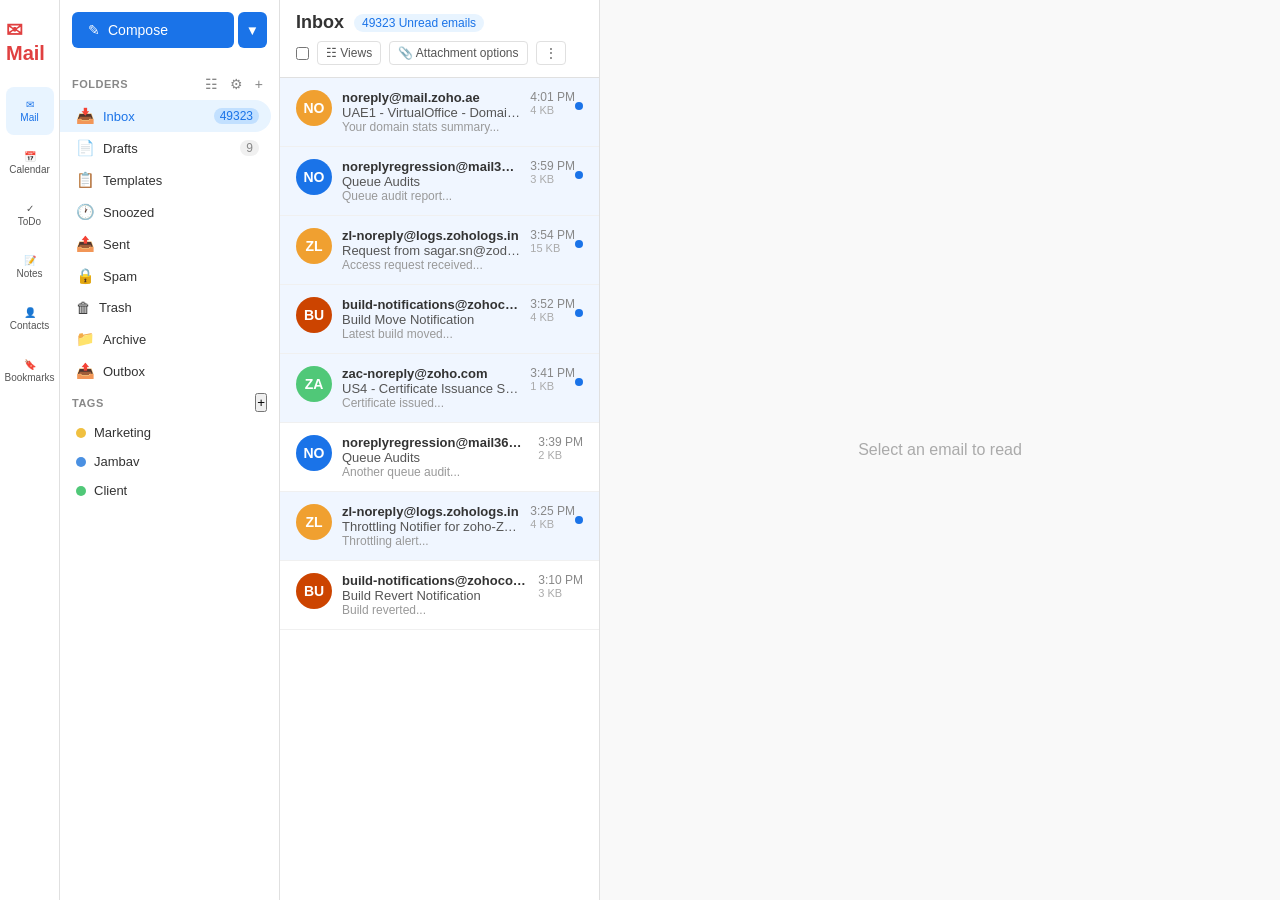
<file: index.html>
<!DOCTYPE html>
  <html lang="en">
  <head>
    <meta charset="UTF-8" />
    <meta name="viewport" content="width=device-width, initial-scale=1.0" />
    <title>Zoho Mail</title>
    <link rel="stylesheet" href="css/mail.css" />
    <link rel="stylesheet" href="css/shared.css" />
  </head>
  <body>
    <div class="app-container">
      <!-- Left Sidebar Navigation -->
      <aside class="sidebar">
        <div class="sidebar-logo">
          <span class="logo-icon">&#9993;</span>
          <span class="logo-text">Mail</span>
        </div>
        <nav class="sidebar-nav">
          <button class="nav-btn active" data-view="mail" title="Mail">
            <span class="nav-icon">&#9993;</span>
            <span class="nav-label">Mail</span>
          </button>
          <button class="nav-btn" data-view="calendar" onclick="window.location='calendar.html'" title="Calendar">
            <span class="nav-icon">&#128197;</span>
            <span class="nav-label">Calendar</span>
          </button>
          <button class="nav-btn" title="ToDo">
            <span class="nav-icon">&#10003;</span>
            <span class="nav-label">ToDo</span>
          </button>
          <button class="nav-btn" title="Notes">
            <span class="nav-icon">&#128221;</span>
            <span class="nav-label">Notes</span>
          </button>
          <button class="nav-btn" title="Contacts">
            <span class="nav-icon">&#128100;</span>
            <span class="nav-label">Contacts</span>
          </button>
          <button class="nav-btn" title="Bookmarks">
            <span class="nav-icon">&#128278;</span>
            <span class="nav-label">Bookmarks</span>
          </button>
        </nav>
      </aside>

      <!-- Mail Panel -->
      <div class="mail-panel">
        <!-- Compose Button -->
        <div class="compose-area">
          <button class="compose-btn" id="composeBtn">
            <span>&#9998;</span> Compose
          </button>
          <button class="compose-dropdown">&#9660;</button>
        </div>

        <!-- Folders -->
        <div class="folders-section">
          <div class="section-header">
            <span>FOLDERS</span>
            <div class="section-actions">
              <button title="Filter">&#9783;</button>
              <button title="Manage">&#9881;</button>
              <button title="Add">+</button>
            </div>
          </div>
          <ul class="folder-list">
            <li class="folder-item active" data-folder="inbox">
              <span class="folder-icon">&#128229;</span>
              <span class="folder-name">Inbox</span>
              <span class="folder-count">49323</span>
            </li>
            <li class="folder-item" data-folder="drafts">
              <span class="folder-icon">&#128196;</span>
              <span class="folder-name">Drafts</span>
              <span class="folder-count">9</span>
            </li>
            <li class="folder-item" data-folder="templates">
              <span class="folder-icon">&#128203;</span>
              <span class="folder-name">Templates</span>
            </li>
            <li class="folder-item" data-folder="snoozed">
              <span class="folder-icon">&#128336;</span>
              <span class="folder-name">Snoozed</span>
            </li>
            <li class="folder-item" data-folder="sent">
              <span class="folder-icon">&#128228;</span>
              <span class="folder-name">Sent</span>
            </li>
            <li class="folder-item" data-folder="spam">
              <span class="folder-icon">&#128274;</span>
              <span class="folder-name">Spam</span>
            </li>
            <li class="folder-item" data-folder="trash">
              <span class="folder-icon">&#128465;</span>
              <span class="folder-name">Trash</span>
            </li>
            <li class="folder-item" data-folder="archive">
              <span class="folder-icon">&#128193;</span>
              <span class="folder-name">Archive</span>
            </li>
            <li class="folder-item" data-folder="outbox">
              <span class="folder-icon">&#128228;</span>
              <span class="folder-name">Outbox</span>
            </li>
          </ul>
          <div class="section-header">
            <span>TAGS</span>
            <button title="Add tag">+</button>
          </div>
          <ul class="tag-list">
            <li class="tag-item"><span class="tag-dot" style="background:#f0c040"></span>Marketing</li>
            <li class="tag-item"><span class="tag-dot" style="background:#4a90e2"></span>Jambav</li>
            <li class="tag-item"><span class="tag-dot" style="background:#50c878"></span>Client</li>
          </ul>
        </div>
      </div>

      <!-- Email List Panel -->
      <div class="email-list-panel">
        <div class="email-list-header">
          <div class="folder-title">
            <span class="folder-title-text">Inbox</span>
            <span class="unread-badge">49323 Unread emails</span>
          </div>
          <div class="list-toolbar">
          <input type="checkbox" class="select-all" title="Select All" />
            <button class="toolbar-btn" title="Filter">&#9783; Views</button>
          <button class="toolbar-btn" title="Attachment">&#128206; Attachment options</button>
            <button class="toolbar-btn" title="More">&#8942;</button>
          </div>
        </div>
        <div class="email-list" id="emailList">
          <!-- Emails rendered by JS -->
        </div>
      </div>

      <!-- Email Reading Panel -->
      <div class="email-reading-panel" id="emailReadingPanel">
        <div class="reading-placeholder">
          <p>Select an email to read</p>
        </div>
    </div>
  </div>

  <!-- Compose Modal -->
  <div class="compose-modal" id="composeModal" style="display:none;">
      <div class="compose-modal-header">
        <span>New Message</span>
        <div class="compose-modal-actions">
          <button onclick="minimizeCompose()" title="Minimize">&#8212;</button>
          <button onclick="closeCompose()" title="Close">&#10005;</button>
        </div>
      </div>
      <div class="compose-form">
        <div class="compose-field">
          <label>To</label>
          <input type="text" id="composeTo" placeholder="Recipients" />
        </div>
        <div class="compose-field">
          <label>Subject</label>
          <input type="text" id="composeSubject" placeholder="Subject" />
        </div>
        <div class="compose-body">
          <div id="composeBody" contenteditable="true" class="compose-editor"></div>
        </div>
        <div class="compose-toolbar">
          <button class="compose-send-btn" onclick="sendEmail()">Send</button>
          <button title="Attach">&#128206;</button>
          <button title="Emoji">&#128512;</button>
          <button title="Format">A</button>
          <button title="Delete" onclick="closeCompose()">&#128465;</button>
        </div>
      </div>
    </div>

    <script src="js/mail.js"></script>
  </body>
  </html>
</file>
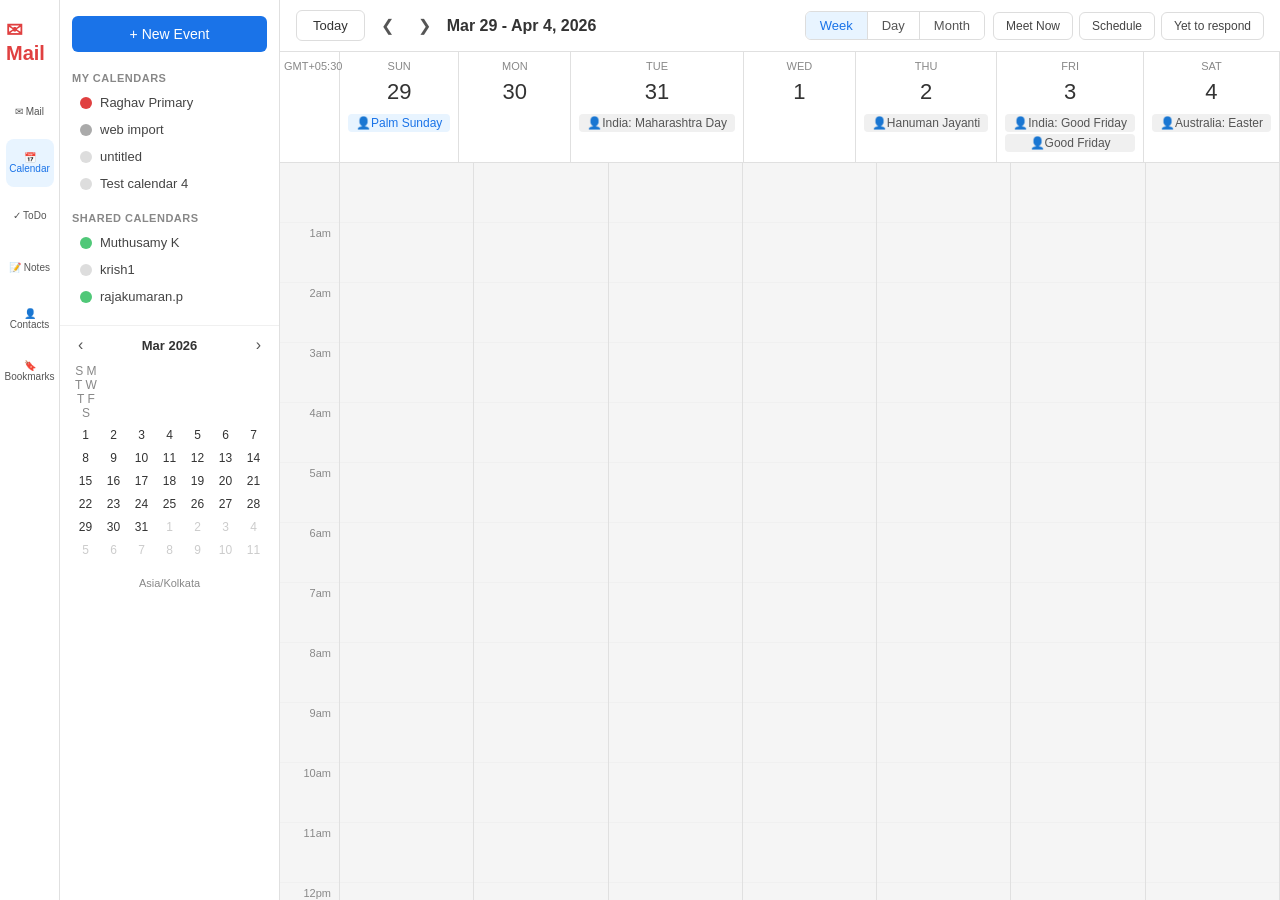
<file: calendar.html>
<!DOCTYPE html>
  <html lang="en">
  <head>
    <meta charset="UTF-8" />
    <meta name="viewport" content="width=device-width, initial-scale=1.0" />
    <title>Zoho Calendar</title>
    <link rel="stylesheet" href="css/calendar.css" />
    <link rel="stylesheet" href="css/shared.css" />
  </head>
  <body>
    <div class="app-container">
      <aside class="sidebar">
        <div class="sidebar-logo">&#9993; Mail</div>
      <nav class="sidebar-nav">
        <button class="nav-btn" onclick="window.location='index.html'">&#9993; Mail</button>
        <button class="nav-btn active">&#128197; Calendar</button>
        <button class="nav-btn">&#10003; ToDo</button>
        <button class="nav-btn">&#128221; Notes</button>
        <button class="nav-btn">&#128100; Contacts</button>
        <button class="nav-btn">&#128278; Bookmarks</button>
      </nav>
    </aside>
    <div class="calendar-side-panel">
      <div class="new-event-area">
        <button class="new-event-btn" id="newEventBtn">+ New Event</button>
        </div>
        <div class="cal-section">
          <div class="cal-section-title">MY CALENDARS</div>
          <ul class="cal-list">
            <li class="cal-item"><span class="cal-color" style="background:#e04040"></span>Raghav Primary</li>
            <li class="cal-item"><span class="cal-color" style="background:#aaa"></span>web import</li>
          <li class="cal-item"><span class="cal-color" style="background:#ddd"></span>untitled</li>
            <li class="cal-item"><span class="cal-color" style="background:#ddd"></span>Test calendar 4</li>
          </ul>
        </div>
        <div class="cal-section">
          <div class="cal-section-title">SHARED CALENDARS</div>
          <ul class="cal-list">
            <li class="cal-item"><span class="cal-color" style="background:#50c878"></span>Muthusamy K</li>
            <li class="cal-item"><span class="cal-color" style="background:#ddd"></span>krish1</li>
            <li class="cal-item"><span class="cal-color" style="background:#50c878"></span>rajakumaran.p</li>
          </ul>
        </div>
        <div class="mini-calendar" id="miniCalendar">
          <div class="mini-cal-header">
            <button id="miniPrev">&lsaquo;</button>
            <span id="miniMonthYear"></span>
            <button id="miniNext">&rsaquo;</button>
          </div>
          <div class="mini-cal-days">S M T W T F S</div>
        <div class="mini-cal-dates" id="miniDates"></div>
      </div>
      <div class="timezone-label">Asia/Kolkata</div>
    </div>
    <div class="calendar-main">
      <div class="cal-toolbar">
        <button class="today-btn" id="todayBtn">Today</button>
          <button class="nav-arrow" id="prevBtn">&#10094;</button>
          <button class="nav-arrow" id="nextBtn">&#10095;</button>
          <span class="date-range-label" id="dateRangeLabel"></span>
          <div class="view-selector">
            <button class="view-btn active" data-view="week">Week</button>
            <button class="view-btn" data-view="day">Day</button>
            <button class="view-btn" data-view="month">Month</button>
          </div>
          <div class="toolbar-actions">
            <button class="toolbar-action-btn">Meet Now</button>
            <button class="toolbar-action-btn">Schedule</button>
            <button class="toolbar-action-btn">Yet to respond</button>
        </div>
      </div>
      <div class="week-view" id="weekView">
        <div class="week-header">
          <div class="time-gutter">GMT+05:30</div>
            <div class="day-header-row" id="dayHeaderRow"></div>
          </div>
          <div class="week-body">
            <div class="time-column" id="timeColumn"></div>
            <div class="events-grid" id="eventsGrid"></div>
          </div>
        </div>
      </div>
    </div>
    <div class="event-modal" id="eventModal" style="display:none;">
      <div class="event-modal-header">
        <span>New Event</span>
        <button onclick="closeEventModal()">&#10005;</button>
      </div>
      <div class="event-form">
        <input type="text" id="eventTitle" placeholder="Event Title" class="event-title-input" />
        <div class="event-field">
          <label>Date &amp; Time</label>
          <input type="datetime-local" id="eventDateTime" />
        </div>
        <div class="event-field">
          <label>Calendar</label>
          <select id="eventCalendar">
            <option>Raghav Primary</option>
            <option>web import</option>
        </select>
        </div>
        <div class="event-field">
          <label>Description</label>
          <textarea id="eventDescription" rows="3" placeholder="Add description..."></textarea>
        </div>
        <div class="event-actions">
          <button class="event-save-btn" onclick="saveEvent()">Save</button>
          <button class="event-cancel-btn" onclick="closeEventModal()">Cancel</button>
        </div>
      </div>
    </div>
    <script src="js/calendar.js"></script>
  </body>
  </html>
</file>
<file: css/mail.css>
/* mail.css - Styles for Zoho Mail UI */

/* Mail Panel (folder sidebar) */
.mail-panel { width: 220px; background: #fff; border-right: 1px solid #e0e0e0; display: flex; flex-direction: column; flex-shrink: 0; overflow-y: auto; }
.compose-area { display: flex; padding: 12px; gap: 4px; }
.compose-btn { flex: 1; background: #1a73e8; color: #fff; border: none; border-radius: 6px; padding: 10px 16px; font-size: 14px; font-weight: 500; cursor: pointer; display: flex; align-items: center; gap: 8px; }
.compose-btn:hover { background: #1558c0; }
.compose-dropdown { background: #1a73e8; color: #fff; border: none; border-radius: 6px; padding: 10px 8px; cursor: pointer; }
.compose-dropdown:hover { background: #1558c0; }
.folders-section { padding: 8px 0; flex: 1; }
.section-header { display: flex; align-items: center; justify-content: space-between; padding: 6px 12px; font-size: 11px; font-weight: 600; color: #888; text-transform: uppercase; letter-spacing: 0.5px; }
.section-actions { display: flex; gap: 4px; }
.section-actions button { background: none; border: none; color: #888; cursor: pointer; font-size: 14px; padding: 2px 4px; border-radius: 4px; }
.section-actions button:hover { background: #f0f0f0; color: #333; }
.folder-list, .tag-list { margin: 0; }
.folder-item { display: flex; align-items: center; padding: 7px 12px 7px 16px; cursor: pointer; border-radius: 0 20px 20px 0; margin-right: 8px; gap: 8px; font-size: 13px; }
.folder-item:hover { background: #f5f5f5; }
.folder-item.active { background: #e8f4ff; color: #1a73e8; font-weight: 500; }
.folder-icon { font-size: 15px; }
.folder-name { flex: 1; }
.folder-count { font-size: 12px; color: #888; background: #f0f0f0; border-radius: 10px; padding: 1px 6px; }
.folder-item.active .folder-count { background: #c2e0ff; color: #1a73e8; }
.tag-item { display: flex; align-items: center; padding: 7px 12px 7px 16px; cursor: pointer; gap: 8px; font-size: 13px; border-radius: 0 20px 20px 0; margin-right: 8px; }
.tag-item:hover { background: #f5f5f5; }
.tag-dot { width: 10px; height: 10px; border-radius: 50%; flex-shrink: 0; }

/* Email List Panel */
.email-list-panel { flex: 0 0 320px; background: #fff; border-right: 1px solid #e0e0e0; display: flex; flex-direction: column; overflow: hidden; }
.email-list-header { padding: 12px 16px; border-bottom: 1px solid #e0e0e0; }
.folder-title { display: flex; align-items: center; gap: 10px; margin-bottom: 8px; }
.folder-title-text { font-size: 18px; font-weight: 600; color: #333; }
.unread-badge { font-size: 12px; color: #1a73e8; background: #e8f4ff; border-radius: 10px; padding: 2px 8px; cursor: pointer; }
.list-toolbar { display: flex; align-items: center; gap: 8px; }
.select-all { cursor: pointer; }
.toolbar-btn { background: none; border: 1px solid #e0e0e0; color: #555; border-radius: 4px; padding: 4px 8px; cursor: pointer; font-size: 12px; }
.toolbar-btn:hover { background: #f5f5f5; }
.email-list { flex: 1; overflow-y: auto; }
.email-item { display: flex; align-items: flex-start; padding: 12px 16px; border-bottom: 1px solid #f0f0f0; cursor: pointer; gap: 10px; transition: background 0.1s; }
.email-item:hover { background: #f9f9f9; }
.email-item.unread { background: #f0f6ff; }
.email-item.selected { background: #e8f4ff; }
.email-avatar { width: 36px; height: 36px; border-radius: 50%; background: #1a73e8; color: #fff; display: flex; align-items: center; justify-content: center; font-size: 14px; font-weight: 600; flex-shrink: 0; }
.email-content { flex: 1; min-width: 0; }
.email-sender { font-size: 13px; font-weight: 600; color: #333; white-space: nowrap; overflow: hidden; text-overflow: ellipsis; }
.email-subject { font-size: 13px; color: #555; white-space: nowrap; overflow: hidden; text-overflow: ellipsis; }
.email-meta { display: flex; align-items: center; justify-content: space-between; flex-shrink: 0; }
.email-time { font-size: 12px; color: #888; white-space: nowrap; }
.email-size { font-size: 11px; color: #aaa; }
.unread-dot { width: 8px; height: 8px; background: #1a73e8; border-radius: 50%; flex-shrink: 0; margin-top: 6px; }

/* Email Reading Panel */
.email-reading-panel { flex: 1; background: #f9f9f9; overflow-y: auto; display: flex; flex-direction: column; }
.reading-placeholder { flex: 1; display: flex; align-items: center; justify-content: center; color: #aaa; font-size: 16px; }
.email-view { padding: 24px; }
.email-view-header { margin-bottom: 20px; border-bottom: 1px solid #e0e0e0; padding-bottom: 16px; }
.email-view-subject { font-size: 22px; font-weight: 600; color: #333; margin-bottom: 12px; }
.email-view-meta { display: flex; align-items: center; gap: 12px; }
.email-view-avatar { width: 40px; height: 40px; border-radius: 50%; background: #1a73e8; color: #fff; display: flex; align-items: center; justify-content: center; font-size: 16px; font-weight: 600; }
.email-view-info { flex: 1; }
.email-view-sender { font-weight: 600; font-size: 14px; }
.email-view-time { font-size: 12px; color: #888; }
.email-view-body { font-size: 14px; line-height: 1.6; color: #444; white-space: pre-wrap; }

/* Compose Modal */
.compose-modal { position: fixed; bottom: 0; right: 20px; width: 540px; max-height: 70vh; background: #fff; border-radius: 10px 10px 0 0; box-shadow: 0 4px 24px rgba(0,0,0,0.15); z-index: 1000; display: flex; flex-direction: column; }
.compose-modal-header { background: #404040; color: #fff; padding: 10px 16px; border-radius: 10px 10px 0 0; display: flex; align-items: center; justify-content: space-between; }
.compose-modal-actions { display: flex; gap: 8px; }
.compose-modal-actions button { background: none; border: none; color: #fff; cursor: pointer; font-size: 16px; padding: 2px 6px; border-radius: 4px; }
.compose-modal-actions button:hover { background: rgba(255,255,255,0.2); }
.compose-form { display: flex; flex-direction: column; flex: 1; overflow: hidden; }
.compose-field { display: flex; align-items: center; border-bottom: 1px solid #e0e0e0; padding: 8px 16px; gap: 10px; }
.compose-field label { color: #888; font-size: 13px; width: 50px; flex-shrink: 0; }
.compose-field input { flex: 1; border: none; outline: none; font-size: 14px; }
.compose-body { flex: 1; overflow: auto; padding: 12px 16px; }
.compose-editor { min-height: 200px; outline: none; font-size: 14px; line-height: 1.6; }
.compose-toolbar { border-top: 1px solid #e0e0e0; padding: 8px 16px; display: flex; align-items: center; gap: 8px; }
.compose-send-btn { background: #1a73e8; color: #fff; border: none; border-radius: 4px; padding: 8px 20px; cursor: pointer; font-size: 14px; font-weight: 500; }
.compose-send-btn:hover { background: #1558c0; }
.compose-toolbar button { background: none; border: none; color: #555; cursor: pointer; font-size: 16px; padding: 4px 8px; border-radius: 4px; }
.compose-toolbar button:hover { background: #f0f0f0; }
</file>
<file: css/shared.css>
/* shared.css - Shared styles for Zoho Mail & Calendar */
*, *::before, *::after { box-sizing: border-box; margin: 0; padding: 0; }
body { font-family: 'Segoe UI', Arial, sans-serif; font-size: 14px; color: #333; background: #f5f5f5; height: 100vh; overflow: hidden; }
.app-container { display: flex; height: 100vh; width: 100vw; overflow: hidden; }
.sidebar { width: 60px; background: #fff; border-right: 1px solid #e0e0e0; display: flex; flex-direction: column; align-items: center; padding: 12px 0; z-index: 10; flex-shrink: 0; }
.sidebar-logo { font-size: 20px; font-weight: bold; color: #e04040; margin-bottom: 16px; cursor: pointer; padding: 6px; }
.sidebar-nav { display: flex; flex-direction: column; align-items: center; gap: 4px; width: 100%; }
.nav-btn { width: 48px; height: 48px; border: none; background: transparent; border-radius: 8px; cursor: pointer; display: flex; flex-direction: column; align-items: center; justify-content: center; font-size: 10px; color: #555; transition: background 0.2s; gap: 2px; }
.nav-btn:hover { background: #f0f0f0; color: #333; }
.nav-btn.active { background: #e8f4ff; color: #1a73e8; }
::-webkit-scrollbar { width: 6px; }
::-webkit-scrollbar-thumb { background: #ccc; border-radius: 4px; }
ul { list-style: none; }
a { text-decoration: none; color: inherit; }
</file>
<file: css/calendar.css>
/* calendar.css - Styles for Zoho Calendar UI */
.calendar-side-panel { width: 220px; background: #fff; border-right: 1px solid #e0e0e0; display: flex; flex-direction: column; flex-shrink: 0; overflow-y: auto; padding: 12px 0; }
.new-event-area { display: flex; padding: 4px 12px 12px; gap: 4px; }
.new-event-btn { flex: 1; background: #1a73e8; color: #fff; border: none; border-radius: 6px; padding: 10px 16px; font-size: 14px; font-weight: 500; cursor: pointer; }
.new-event-btn:hover { background: #1558c0; }
.cal-section { padding: 8px 12px; }
.cal-section-title { font-size: 11px; font-weight: 600; color: #888; text-transform: uppercase; letter-spacing: 0.5px; margin-bottom: 6px; }
.cal-list { display: flex; flex-direction: column; gap: 2px; }
.cal-item { display: flex; align-items: center; gap: 8px; padding: 5px 8px; border-radius: 6px; cursor: pointer; font-size: 13px; color: #444; }
.cal-item:hover { background: #f5f5f5; }
.cal-color { width: 12px; height: 12px; border-radius: 50%; flex-shrink: 0; }
.mini-calendar { padding: 8px 12px; margin-top: 8px; border-top: 1px solid #f0f0f0; }
.mini-cal-header { display: flex; align-items: center; justify-content: space-between; margin-bottom: 8px; }
.mini-cal-header button { background: none; border: none; cursor: pointer; color: #555; font-size: 16px; padding: 2px 6px; border-radius: 4px; }
.mini-cal-header span { font-size: 13px; font-weight: 600; color: #333; }
.mini-cal-days { display: grid; grid-template-columns: repeat(7, 1fr); text-align: center; color: #888; margin-bottom: 4px; font-size: 12px; }
.mini-cal-dates { display: grid; grid-template-columns: repeat(7, 1fr); text-align: center; gap: 1px; font-size: 12px; }
.mini-date { padding: 4px 2px; border-radius: 50%; cursor: pointer; color: #333; }
.mini-date:hover { background: #f0f0f0; }
.mini-date.today { background: #1a73e8; color: #fff; font-weight: 600; }
.mini-date.other-month { color: #ccc; }
.timezone-label { text-align: center; font-size: 11px; color: #888; padding: 8px; }
.calendar-main { flex: 1; display: flex; flex-direction: column; overflow: hidden; }
.cal-toolbar { display: flex; align-items: center; gap: 8px; padding: 10px 16px; border-bottom: 1px solid #e0e0e0; background: #fff; flex-shrink: 0; flex-wrap: wrap; }
.today-btn { background: #fff; border: 1px solid #ddd; border-radius: 6px; padding: 7px 16px; cursor: pointer; font-size: 13px; font-weight: 500; color: #333; }
.today-btn:hover { background: #f5f5f5; }
.nav-arrow { background: none; border: none; cursor: pointer; color: #555; font-size: 16px; padding: 6px 8px; border-radius: 4px; }
.nav-arrow:hover { background: #f0f0f0; }
.date-range-label { font-size: 16px; font-weight: 600; color: #333; flex: 1; }
.view-selector { display: flex; border: 1px solid #ddd; border-radius: 6px; overflow: hidden; }
.view-btn { background: #fff; border: none; border-right: 1px solid #ddd; padding: 6px 14px; cursor: pointer; font-size: 13px; color: #555; }
.view-btn:last-child { border-right: none; }
.view-btn.active { background: #e8f4ff; color: #1a73e8; font-weight: 500; }
.toolbar-actions { display: flex; gap: 6px; }
.toolbar-action-btn { background: #fff; border: 1px solid #ddd; border-radius: 6px; padding: 6px 12px; cursor: pointer; font-size: 12px; color: #444; }
.week-view { flex: 1; overflow: auto; display: flex; flex-direction: column; }
.week-header { display: flex; border-bottom: 1px solid #e0e0e0; background: #fff; position: sticky; top: 0; z-index: 5; flex-shrink: 0; }
.time-gutter { width: 60px; flex-shrink: 0; padding: 8px 4px; font-size: 11px; color: #888; text-align: center; border-right: 1px solid #e0e0e0; }
.day-header-row { flex: 1; display: grid; grid-template-columns: repeat(7, 1fr); }
.day-header { text-align: center; padding: 8px 4px; border-right: 1px solid #e0e0e0; }
.day-header .day-name { font-size: 11px; color: #888; text-transform: uppercase; }
.day-header .day-num { font-size: 22px; font-weight: 300; color: #333; border-radius: 50%; width: 40px; height: 40px; display: flex; align-items: center; justify-content: center; margin: 0 auto; }
.day-header.today .day-num { background: #1a73e8; color: #fff; font-weight: 600; }
.week-body { flex: 1; display: flex; overflow: auto; }
.time-column { width: 60px; flex-shrink: 0; border-right: 1px solid #e0e0e0; }
.time-slot-label { height: 60px; padding: 4px 8px 0 0; font-size: 11px; color: #888; text-align: right; border-bottom: 1px solid #f0f0f0; }
.events-grid { flex: 1; display: grid; grid-template-columns: repeat(7, 1fr); }
.day-column { border-right: 1px solid #e0e0e0; position: relative; min-height: 1440px; }
.hour-line { height: 60px; border-bottom: 1px solid #f0f0f0; }
.event-block { position: absolute; left: 2px; right: 2px; border-radius: 4px; padding: 2px 6px; font-size: 12px; overflow: hidden; cursor: pointer; z-index: 1; }
.all-day-event { background: #e8f4ff; color: #1a73e8; padding: 2px 8px; font-size: 12px; border-radius: 4px; margin: 2px 4px; cursor: pointer; white-space: nowrap; overflow: hidden; text-overflow: ellipsis; }
.event-modal { position: fixed; top: 50%; left: 50%; transform: translate(-50%, -50%); width: 480px; background: #fff; border-radius: 10px; box-shadow: 0 8px 32px rgba(0,0,0,0.2); z-index: 1000; }
.event-modal-header { background: #1a73e8; color: #fff; padding: 16px 20px; border-radius: 10px 10px 0 0; display: flex; align-items: center; justify-content: space-between; }
.event-modal-header button { background: none; border: none; color: #fff; cursor: pointer; font-size: 18px; }
.event-form { padding: 20px; }
.event-title-input { width: 100%; border: none; border-bottom: 2px solid #1a73e8; outline: none; font-size: 20px; padding: 8px 0; margin-bottom: 16px; }
.event-field { margin-bottom: 14px; display: flex; flex-direction: column; gap: 4px; }
.event-field label { font-size: 12px; color: #888; font-weight: 500; text-transform: uppercase; }
.event-field input, .event-field select, .event-field textarea { border: 1px solid #ddd; border-radius: 6px; padding: 8px 10px; font-size: 14px; outline: none; width: 100%; }
.event-actions { display: flex; gap: 10px; justify-content: flex-end; margin-top: 16px; }
.event-save-btn { background: #1a73e8; color: #fff; border: none; border-radius: 6px; padding: 10px 24px; cursor: pointer; font-size: 14px; font-weight: 500; }
.event-cancel-btn { background: #fff; color: #555; border: 1px solid #ddd; border-radius: 6px; padding: 10px 20px; cursor: pointer; font-size: 14px; }
</file>
